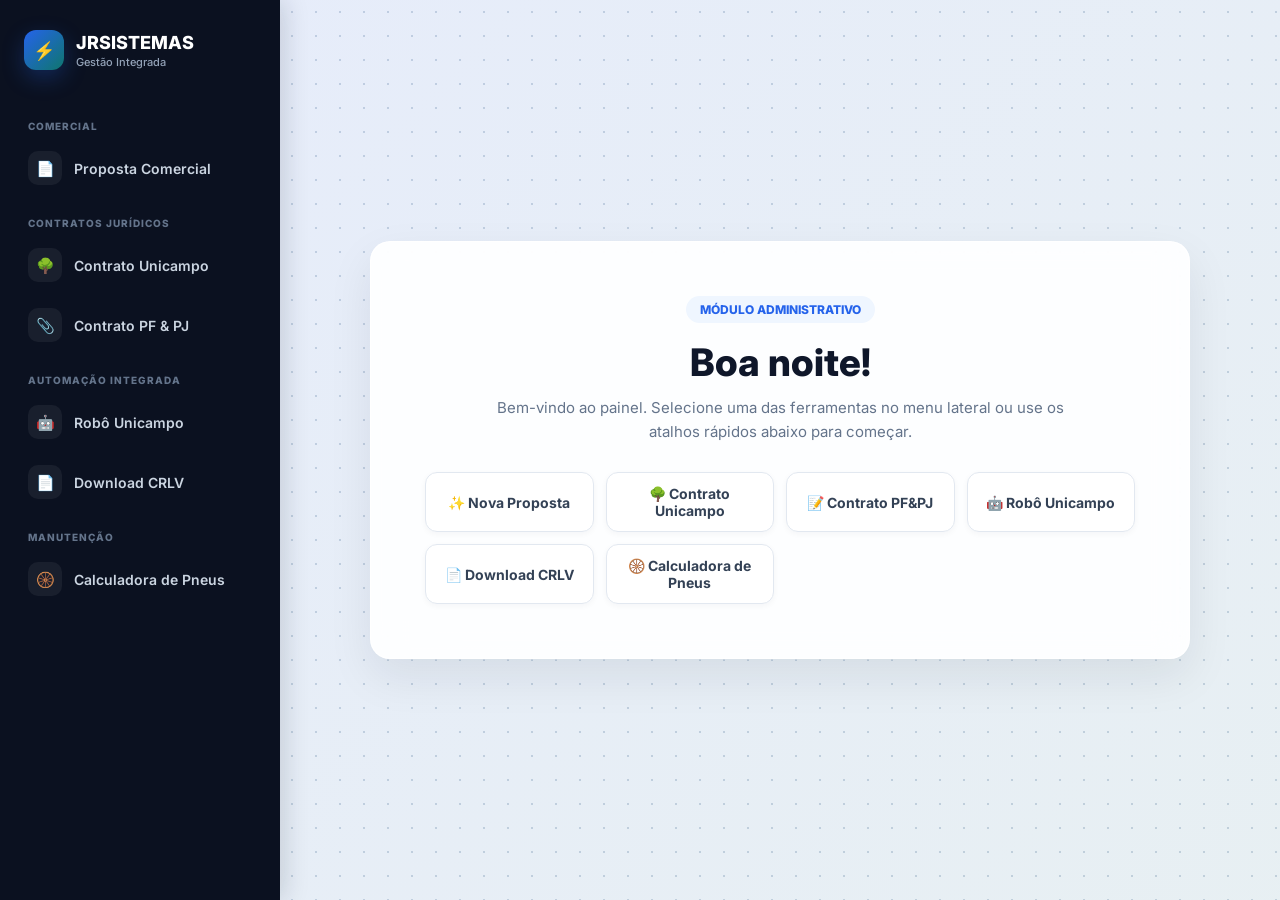
<file: index.html>
<!DOCTYPE html>
<html lang="pt-BR">
<head>
    <meta charset="UTF-8">
    <meta name="viewport" content="width=device-width, initial-scale=1.0">
    <title>JRSISTEMAS</title>
    <link href="https://fonts.googleapis.com/css2?family=Inter:wght@300;400;500;600;700;800&display=swap" rel="stylesheet">
    <link rel="stylesheet" href="./src/css/app.css">
</head>
<body>

    <div class="mobile-topbar">
        <button type="button" class="menu-toggle" id="menuToggle" aria-label="Abrir menu" aria-expanded="false">
            <span></span>
            <span></span>
            <span></span>
        </button>
        <strong>JRSISTEMAS</strong>
    </div>
    <div class="sidebar-backdrop" id="sidebarBackdrop"></div>

    <aside>
        <div class="brand">
            <div class="brand-icon">⚡</div>
            <div class="brand-text">
                <h1>JRSISTEMAS</h1>
                <p>Gestão Integrada</p>
            </div>
        </div>

        <nav>
            <div class="menu-label">Comercial</div>
            <button type="button" data-app="proposta">
                <div class="icon-box">📄</div> Proposta Comercial
            </button>

            <div class="menu-label">Contratos Jurídicos</div>
            <button type="button" data-app="contrato">
                <div class="icon-box">🌳</div> Contrato Unicampo
            </button>
            <button type="button" data-app="anexo">
                <div class="icon-box">📎</div> Contrato PF & PJ
            </button>
            <div class="menu-label">Automação Integrada</div>
            <button type="button" data-app="robo">
                <div class="icon-box">🤖</div> Robô Unicampo
            </button>
            <button type="button" data-app="crlv">
                <div class="icon-box">📄</div> Download CRLV
            </button>

            <div class="menu-label">Manutenção</div>
            <button type="button" data-app="pneus">
                <div class="icon-box">🛞</div> Calculadora de Pneus
            </button>
        </nav>
    </aside>

    <main>
        <div id="welcomeScreen" class="welcome">
            <div class="welcome-content">
                <div class="welcome-badge">Módulo Administrativo</div>
                <h2 id="greeting">Olá!</h2>
                <p>Bem-vindo ao painel. Selecione uma das ferramentas no menu lateral ou use os atalhos rápidos abaixo para começar.</p>
                
                <div class="quick-actions">
                    <button type="button" class="btn-action" data-quick-app="proposta">
                        ✨ Nova Proposta
                    </button>
                    <button type="button" class="btn-action" data-quick-app="contrato">
                        🌳 Contrato Unicampo
                    </button>
                    <button type="button" class="btn-action" data-quick-app="anexo">
                        📝 Contrato PF&PJ
                    </button>
                    <button type="button" class="btn-action" data-quick-app="robo">
                        🤖 Robô Unicampo
                    </button>
                    <button type="button" class="btn-action" data-quick-app="crlv">
                        📄 Download CRLV
                    </button>
                    <button type="button" class="btn-action" data-quick-app="pneus">
                        🛞 Calculadora de Pneus
                    </button>
                </div>
            </div>
        </div>

        <div id="loader" class="loader-overlay">
            <div class="spinner"></div>
            <p>Processando módulo...</p>
        </div>
        
        <iframe id="appFrame" name="appFrame" title="Módulo administrativo"></iframe>
    </main>
    <script src="./src/js/app.js" defer></script>
</body>
</html>
</file>
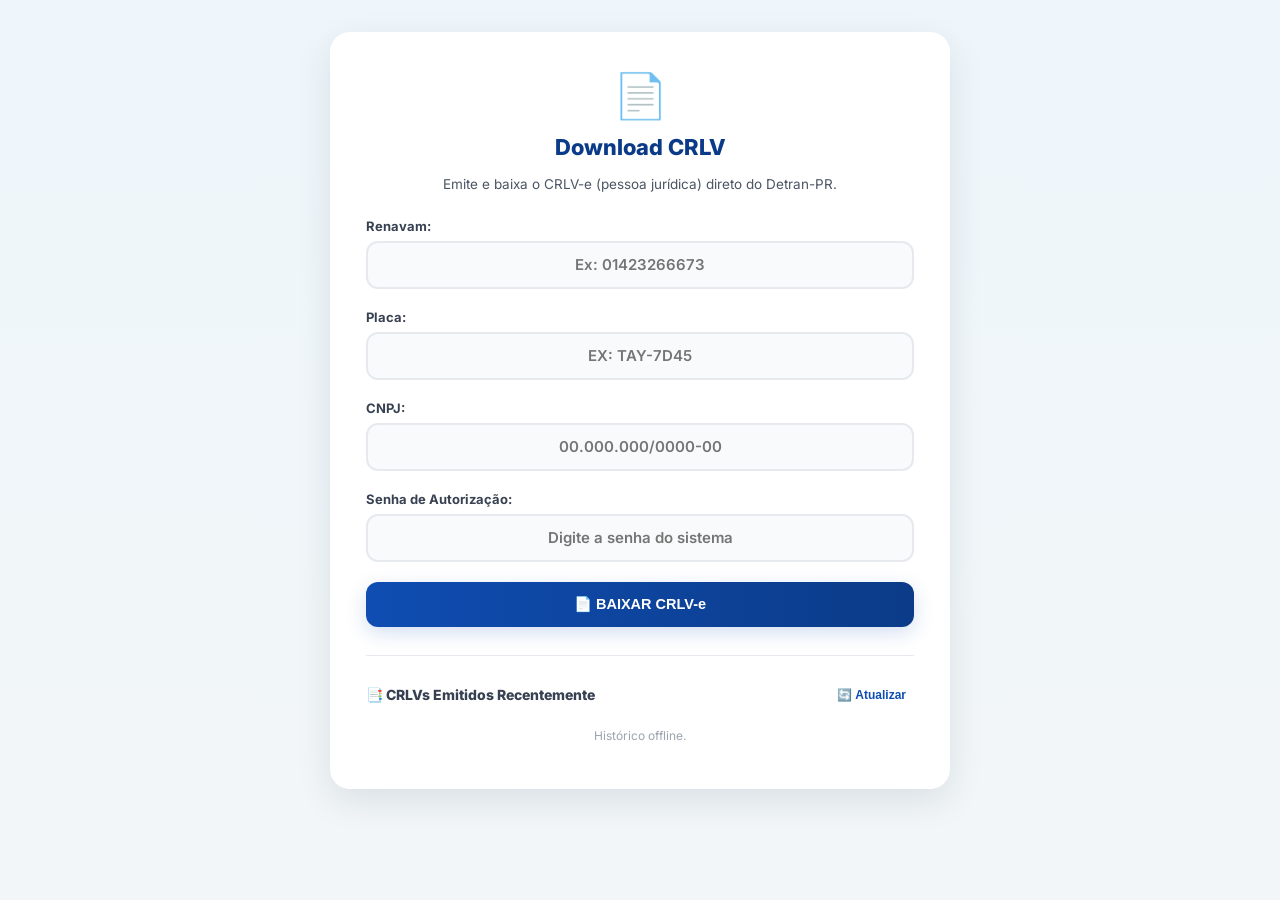
<file: src/modules/crlv.html>
<!DOCTYPE html>
<html lang="pt-BR">
<head>
    <meta charset="utf-8" />
    <title>Download CRLV</title>
    <link href="https://fonts.googleapis.com/css2?family=Inter:wght@300;400;500;600;700;800&display=swap" rel="stylesheet">
    <link rel="stylesheet" href="../css/modules/robo.css">
</head>
<body>
    <div class="wrap">
        <div class="panel">
            <div class="icon-header">📄</div>
            <h1>Download CRLV</h1>
            <p class="desc">Emite e baixa o CRLV-e (pessoa jurídica) direto do Detran-PR.</p>

            <div class="input-group">
                <label>Renavam:</label>
                <input type="text" id="crlv_renavam" placeholder="Ex: 01423266673" inputmode="numeric">
            </div>

            <div class="input-group">
                <label>Placa:</label>
                <input type="text" id="crlv_placa" placeholder="Ex: TAY-7D45" style="text-transform: uppercase;">
            </div>

            <div class="input-group">
                <label>CNPJ:</label>
                <input type="text" id="crlv_cnpj" placeholder="00.000.000/0000-00">
            </div>

            <div class="input-group">
                <label>Senha de Autorização:</label>
                <input type="password" id="senha_master" placeholder="Digite a senha do sistema">
            </div>

            <button class="btnPrimary" id="btnCrlv" onclick="gerarCrlv()">📄 BAIXAR CRLV-e</button>

            <!-- Barra de Progresso da Emissão CRLV -->
            <div id="progress_crlv" class="progress-box">
                <div class="progress-header">
                    <span>Emissão no Detran-PR</span>
                    <span id="progress_crlv_pct" class="progress-pct">0%</span>
                </div>
                <div class="progress-bar-bg">
                    <div id="progress_crlv_fill" class="progress-bar-fill"></div>
                </div>
                <div id="progress_crlv_msg" class="progress-msg">Conectando ao Detran-PR...</div>
            </div>

            <div id="status_crlv" class="status-card"></div>

            <hr>

            <!-- SEÇÃO DE CRLVs JÁ BAIXADOS / EMITIDOS -->
            <div class="history-section">
                <div class="history-header">
                    <h3 class="history-title">📑 CRLVs Emitidos Recentemente</h3>
                    <button type="button" class="btn-refresh" onclick="carregarHistoricoCrlv()">🔄 Atualizar</button>
                </div>
                <div id="history_crlv_list" class="history-list">
                    <div style="text-align:center; padding:15px; color:#9ca3af; font-size:12px;">Carregando...</div>
                </div>
            </div>

        </div>
    </div>

    <script src="../js/config.js" defer></script>
    <script src="../js/modules/crlv.js" defer></script>
</body>
</html>
</file>
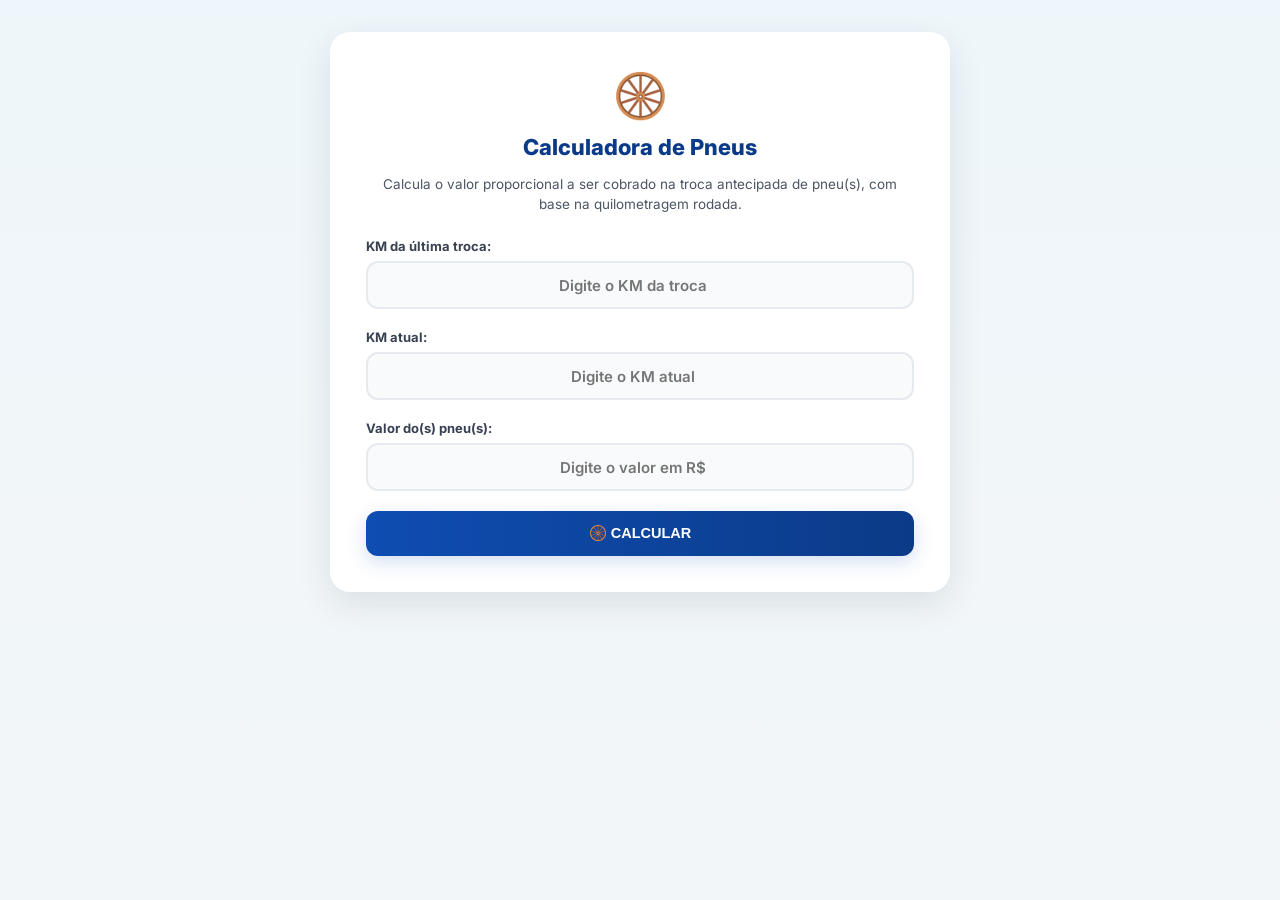
<file: src/modules/pneus.html>
<!DOCTYPE html>
<html lang="pt-BR">
<head>
    <meta charset="utf-8" />
    <meta name="viewport" content="width=device-width, initial-scale=1.0">
    <title>Calculadora de Pneus</title>
    <link href="https://fonts.googleapis.com/css2?family=Inter:wght@300;400;500;600;700;800&display=swap" rel="stylesheet">
    <link rel="stylesheet" href="../css/modules/robo.css">
    <style>
        .result-value {
            font-size: 20px;
            font-weight: 800;
            color: var(--accent-700);
        }
    </style>
</head>
<body>
    <div class="wrap">
        <div class="panel">
            <div class="icon-header">🛞</div>
            <h1>Calculadora de Pneus</h1>
            <p class="desc">Calcula o valor proporcional a ser cobrado na troca antecipada de pneu(s), com base na quilometragem rodada.</p>

            <div class="input-group">
                <label>KM da última troca:</label>
                <input type="number" id="pneu_kmi" placeholder="Digite o KM da troca">
            </div>

            <div class="input-group">
                <label>KM atual:</label>
                <input type="number" id="pneu_kma" placeholder="Digite o KM atual">
            </div>

            <div class="input-group">
                <label>Valor do(s) pneu(s):</label>
                <input type="number" id="pneu_valor" placeholder="Digite o valor em R$">
            </div>

            <button class="btnPrimary" id="btnPneu" onclick="calcularPneu()">🛞 CALCULAR</button>
            <div id="status_pneu" class="status-card"></div>
        </div>
    </div>

    <script src="../js/modules/pneus.js" defer></script>
</body>
</html>
</file>
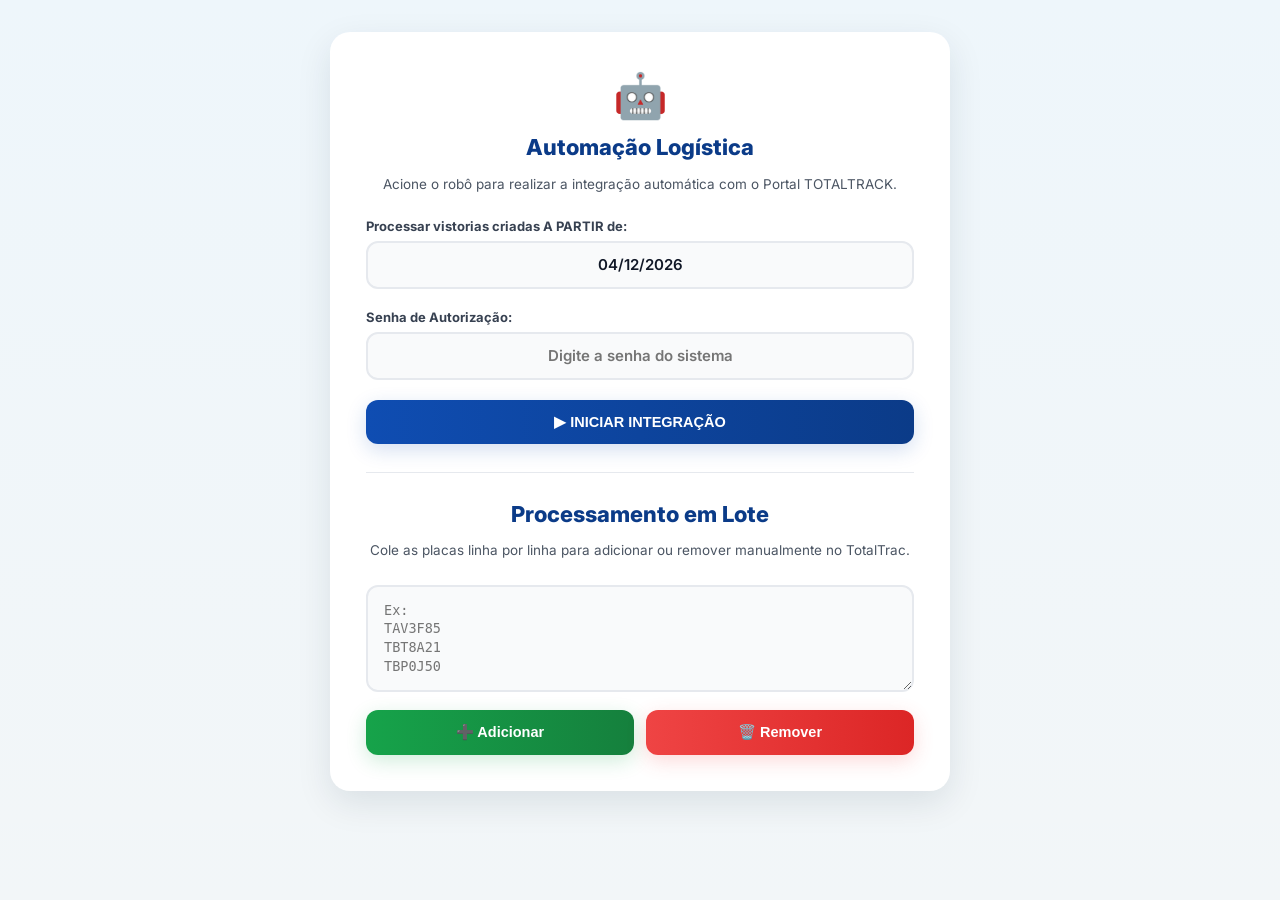
<file: src/modules/robo.html>
<!DOCTYPE html>
<html lang="pt-BR">
<head>
    <meta charset="utf-8" />
    <title>Robô Unicampo</title>
    <link href="https://fonts.googleapis.com/css2?family=Inter:wght@300;400;500;600;700;800&display=swap" rel="stylesheet">
    <link rel="stylesheet" href="../css/modules/robo.css">
</head>
<body>
    <div class="wrap">
        <div class="panel">
            <div class="icon-header">🤖</div>
            <h1>Automação Logística</h1>
            <p class="desc">Acione o robô para realizar a integração automática com o Portal TOTALTRACK.</p>
            
            <div class="input-group">
                <label>Processar vistorias criadas A PARTIR de:</label>
                <input type="text" id="data_corte" placeholder="DD/MM/AAAA" maxlength="10">
            </div>

            <div class="input-group">
                <label>Senha de Autorização:</label>
                <input type="password" id="senha_master" placeholder="Digite a senha do sistema">
            </div>
            
            <button class="btnPrimary" id="btnIniciar" onclick="chamarRobo()">▶ INICIAR INTEGRAÇÃO</button>
            
            <!-- Barra de Progresso do Robô Automático -->
            <div id="progress_auto" class="progress-box">
                <div class="progress-header">
                    <span>Sincronizando com VEX & TotalTrac</span>
                    <span id="progress_auto_pct" class="progress-pct">0%</span>
                </div>
                <div class="progress-bar-bg">
                    <div id="progress_auto_fill" class="progress-bar-fill"></div>
                </div>
                <div id="progress_auto_msg" class="progress-msg">Conectando...</div>
            </div>

            <div id="status_msg" class="status-card"></div>

            <hr>

            <!-- SESSÃO: LOTE MANUAL -->
            <h1>Processamento em Lote</h1>
            <p class="desc">Cole as placas linha por linha para adicionar ou remover manualmente no TotalTrac.</p>
            
            <textarea id="listaPlacas" rows="4" placeholder="Ex:&#10;TAV3F85&#10;TBT8A21&#10;TBP0J50"></textarea>

            <div class="row-buttons">
                <button class="btnPrimary btnSuccess" id="btnLoteAdd" onclick="enviarLote('adicionar')">➕ Adicionar</button>
                <button class="btnPrimary btnDanger" id="btnLoteRem" onclick="enviarLote('remover')">🗑️ Remover</button>
            </div>
            
            <!-- Barra de Progresso do Lote Manual -->
            <div id="progress_lote" class="progress-box">
                <div class="progress-header">
                    <span>Processando Placas no TotalTrac</span>
                    <span id="progress_lote_pct" class="progress-pct">0%</span>
                </div>
                <div class="progress-bar-bg">
                    <div id="progress_lote_fill" class="progress-bar-fill"></div>
                </div>
                <div id="progress_lote_msg" class="progress-msg">Aguardando...</div>
            </div>

            <div id="statusLote" class="status-card"></div>

        </div>
    </div>

    <script src="../js/config.js" defer></script>
    <script src="../js/modules/robo.js" defer></script>
</body>
</html>
</file>
<file: src/css/app.css>
/* Tema principal */
:root {
    --sidebar-bg: #0b1120;
    --sidebar-hover: #1e293b;
    --primary: #2563eb;
    --primary-soft: #eff6ff;
    --primary-glow: rgba(37, 99, 235, 0.28);
    --primary-gradient: linear-gradient(135deg, #2563eb 0%, #0f766e 100%);
    --text-main: #0f172a;
    --text-muted: #64748b;
    --app-bg: #f5f7fb;
    --border-light: rgba(15, 23, 42, 0.08);
    --shadow: 0 18px 45px rgba(15, 23, 42, 0.08);
    --topbar-height: 60px;
}

* {
    box-sizing: border-box;
    margin: 0;
    padding: 0;
}

html,
body {
    width: 100%;
    min-width: 320px;
    height: 100%;
}

body {
    font-family: 'Inter', sans-serif;
    background-color: var(--app-bg);
    display: flex;
    overflow: hidden;
    color: var(--text-main);
    -webkit-font-smoothing: antialiased;
}

button {
    font-family: inherit;
}

.mobile-topbar {
    display: none;
}

.sidebar-backdrop {
    display: none;
}

aside {
    width: 280px;
    min-width: 280px;
    height: 100vh;
    background-color: var(--sidebar-bg);
    color: #ffffff;
    display: flex;
    flex-direction: column;
    z-index: 30;
    position: relative;
    box-shadow: 4px 0 24px rgba(15, 23, 42, 0.16);
}

.brand {
    padding: 30px 24px 18px;
    display: flex;
    align-items: center;
    gap: 12px;
}

.brand-icon {
    width: 40px;
    height: 40px;
    background: var(--primary-gradient);
    border-radius: 12px;
    display: flex;
    align-items: center;
    justify-content: center;
    font-size: 18px;
    box-shadow: 0 8px 22px var(--primary-glow);
}

.brand-text h1 {
    font-size: 18px;
    font-weight: 800;
    color: #ffffff;
}

.brand-text p {
    font-size: 11px;
    color: #94a3b8;
    font-weight: 500;
    margin-top: 2px;
}

nav {
    padding: 16px;
    flex-grow: 1;
    overflow-y: auto;
}

nav::-webkit-scrollbar {
    width: 0;
}

.menu-label {
    padding: 16px 12px 9px;
    font-size: 10px;
    text-transform: uppercase;
    color: #64748b;
    font-weight: 800;
    letter-spacing: 1px;
}

nav button {
    background: transparent;
    border: none;
    width: 100%;
    min-height: 48px;
    padding: 10px 12px;
    margin-bottom: 6px;
    color: #cbd5e1;
    text-align: left;
    cursor: pointer;
    font-size: 14px;
    font-weight: 600;
    border-radius: 12px;
    transition: background-color 0.2s ease, color 0.2s ease, transform 0.2s ease;
    display: flex;
    align-items: center;
    gap: 12px;
    outline: none;
}

.icon-box {
    width: 34px;
    height: 34px;
    min-width: 34px;
    border-radius: 10px;
    background: rgba(255, 255, 255, 0.06);
    display: flex;
    align-items: center;
    justify-content: center;
    font-size: 15px;
}

nav button:hover,
nav button:focus-visible {
    background-color: var(--sidebar-hover);
    color: #ffffff;
}

nav button.active {
    background: rgba(37, 99, 235, 0.15);
    color: #93c5fd;
}

nav button.active .icon-box {
    background: var(--primary-gradient);
    box-shadow: 0 6px 16px var(--primary-glow);
    color: #ffffff;
}

main {
    flex: 1;
    min-width: 0;
    background-color: var(--app-bg);
    position: relative;
    display: flex;
    flex-direction: column;
    height: 100vh;
}

iframe {
    flex: 1;
    width: 100%;
    min-width: 0;
    height: 100%;
    border: none;
    display: none;
    background: white;
    opacity: 0;
    transition: opacity 0.25s ease;
}

iframe.loaded {
    opacity: 1;
}

.welcome {
    position: absolute;
    inset: 0;
    display: flex;
    justify-content: center;
    align-items: center;
    padding: clamp(18px, 4vw, 48px);
    background:
        linear-gradient(135deg, rgba(37, 99, 235, 0.07), rgba(15, 118, 110, 0.06)),
        radial-gradient(#cbd5e1 1px, transparent 1px);
    background-size: auto, 24px 24px;
    z-index: 5;
    overflow-y: auto;
}

.welcome-content {
    background: rgba(255, 255, 255, 0.92);
    backdrop-filter: blur(16px);
    padding: clamp(24px, 5vw, 54px);
    border-radius: 20px;
    box-shadow: var(--shadow);
    border: 1px solid rgba(255, 255, 255, 0.9);
    text-align: center;
    max-width: 820px;
    width: min(100%, 820px);
    animation: floatUp 0.5s ease forwards;
}

.welcome-badge {
    display: inline-block;
    padding: 6px 14px;
    background: var(--primary-soft);
    color: var(--primary);
    font-size: 12px;
    font-weight: 800;
    border-radius: 999px;
    margin-bottom: 18px;
    text-transform: uppercase;
}

.welcome h2 {
    margin: 0 0 12px;
    color: var(--text-main);
    font-size: clamp(26px, 4vw, 38px);
    font-weight: 800;
    line-height: 1.15;
}

.welcome p {
    color: var(--text-muted);
    font-size: 15px;
    line-height: 1.6;
    margin: 0 auto 28px;
    max-width: 620px;
}

.quick-actions {
    display: grid;
    grid-template-columns: repeat(auto-fit, minmax(160px, 1fr));
    gap: 12px;
}

.btn-action {
    background: #ffffff;
    border: 1px solid #e2e8f0;
    min-height: 50px;
    padding: 12px 14px;
    border-radius: 12px;
    font-size: 14px;
    font-weight: 700;
    color: #334155;
    cursor: pointer;
    box-shadow: 0 2px 6px rgba(15, 23, 42, 0.04);
    transition: border-color 0.2s ease, transform 0.2s ease, box-shadow 0.2s ease;
    display: flex;
    align-items: center;
    justify-content: center;
    gap: 8px;
    text-align: center;
}

.btn-action:hover,
.btn-action:focus-visible {
    border-color: #93c5fd;
    transform: translateY(-2px);
    box-shadow: 0 10px 20px rgba(15, 23, 42, 0.08);
}

.loader-overlay {
    display: none;
    position: absolute;
    inset: 0;
    background: rgba(248, 250, 252, 0.75);
    backdrop-filter: blur(8px);
    z-index: 20;
    justify-content: center;
    align-items: center;
    flex-direction: column;
    gap: 16px;
}

.spinner {
    width: 46px;
    height: 46px;
    border: 4px solid #dbeafe;
    border-top-color: var(--primary);
    border-radius: 50%;
    animation: spin 0.9s linear infinite;
}

.loader-overlay p {
    font-size: 14px;
    font-weight: 700;
    color: #475569;
}

@keyframes floatUp {
    from { opacity: 0; transform: translateY(14px); }
    to { opacity: 1; transform: translateY(0); }
}

@keyframes spin {
    to { transform: rotate(360deg); }
}

@media (max-width: 900px) {
    body {
        display: block;
    }

    .mobile-topbar {
        position: fixed;
        inset: 0 0 auto 0;
        height: var(--topbar-height);
        display: flex;
        align-items: center;
        gap: 14px;
        padding: 0 16px;
        background: rgba(255, 255, 255, 0.94);
        border-bottom: 1px solid var(--border-light);
        box-shadow: 0 8px 24px rgba(15, 23, 42, 0.06);
        backdrop-filter: blur(12px);
        z-index: 40;
    }

    .mobile-topbar strong {
        font-size: 15px;
        color: var(--text-main);
    }

    .menu-toggle {
        width: 44px;
        height: 44px;
        border: 1px solid #e2e8f0;
        border-radius: 12px;
        background: #ffffff;
        display: inline-flex;
        flex-direction: column;
        justify-content: center;
        align-items: center;
        gap: 5px;
        cursor: pointer;
    }

    .menu-toggle span {
        width: 18px;
        height: 2px;
        border-radius: 999px;
        background: #0f172a;
    }

    aside {
        position: fixed;
        inset: var(--topbar-height) auto 0 0;
        height: calc(100vh - var(--topbar-height));
        width: min(86vw, 300px);
        min-width: 0;
        transform: translateX(-105%);
        transition: transform 0.25s ease;
    }

    .menu-open aside {
        transform: translateX(0);
    }

    .sidebar-backdrop {
        position: fixed;
        inset: var(--topbar-height) 0 0 0;
        display: block;
        background: rgba(15, 23, 42, 0.45);
        opacity: 0;
        pointer-events: none;
        transition: opacity 0.2s ease;
        z-index: 25;
    }

    .menu-open .sidebar-backdrop {
        opacity: 1;
        pointer-events: auto;
    }

    main {
        height: 100vh;
        padding-top: var(--topbar-height);
    }

    .welcome {
        padding: 18px;
    }

    .welcome-content {
        border-radius: 16px;
    }
}

@media (max-width: 560px) {
    .quick-actions {
        grid-template-columns: 1fr;
    }

    .btn-action {
        justify-content: flex-start;
        text-align: left;
    }
}
</file>
<file: src/css/modules/robo.css>
:root {
    --bg: #f2f6f8;
    --accent: #0f4db2;
    --accent-700: #0b3b88;
    --accent-50: #eff6ff;
    --success: #16a34a;
    --success-50: #f0fdf4;
    --danger: #ef4444;
    --danger-50: #fef2f2;
    --warning: #f59e0b;
    --gray-50: #f9fafb;
    --gray-100: #f3f4f6;
    --gray-200: #e5e7eb;
    --gray-400: #9ca3af;
    --gray-600: #4b5563;
    --gray-700: #374151;
    --gray-900: #111827;
}

html, body {
    min-height: 100%;
    margin: 0;
    font-family: 'Inter', sans-serif;
    background: linear-gradient(180deg, #eef6fb, var(--bg));
    color: var(--gray-900);
}

.wrap {
    min-height: 100%;
    display: flex;
    align-items: center;
    justify-content: center;
    padding: 32px 16px;
    box-sizing: border-box;
}

.panel {
    width: 100%;
    max-width: 620px;
    background: #fff;
    border-radius: 20px;
    box-shadow: 0 12px 35px rgba(12, 38, 63, 0.1);
    padding: 36px;
    text-align: center;
    box-sizing: border-box;
}

.icon-header {
    font-size: 44px;
    margin-bottom: 12px;
}

h1 {
    font-size: 22px;
    margin: 0 0 6px 0;
    color: var(--accent-700);
    font-weight: 800;
}

p.desc {
    color: var(--gray-600);
    font-size: 13.5px;
    margin-bottom: 24px;
    line-height: 1.5;
}

.input-group {
    text-align: left;
    margin-bottom: 20px;
}

label {
    display: block;
    font-size: 13px;
    font-weight: 700;
    color: var(--gray-700);
    margin-bottom: 7px;
}

input, textarea {
    width: 100%;
    padding: 0 16px;
    border-radius: 12px;
    border: 2px solid #e6e9ee;
    background: var(--gray-50);
    font-size: 15px;
    font-weight: 600;
    color: var(--gray-900);
    box-sizing: border-box;
    transition: all 0.2s ease;
    font-family: 'Inter', sans-serif;
}

input {
    height: 48px;
    text-align: center;
}

textarea {
    padding: 14px 16px;
    resize: vertical;
    font-family: ui-monospace, SFMono-Regular, Menlo, Monaco, Consolas, monospace;
    font-size: 13.5px;
    font-weight: 500;
    line-height: 1.4;
}

input:focus, textarea:focus {
    border-color: var(--accent);
    background: #fff;
    outline: none;
    box-shadow: 0 0 0 4px rgba(15, 77, 178, 0.12);
}

.btnPrimary {
    width: 100%;
    background: linear-gradient(90deg, var(--accent), var(--accent-700));
    color: #fff;
    padding: 14px;
    border-radius: 12px;
    border: 0;
    font-weight: 700;
    font-size: 14.5px;
    cursor: pointer;
    box-shadow: 0 6px 20px rgba(15, 77, 178, 0.18);
    transition: all 0.2s ease;
}

.btnPrimary:hover {
    transform: translateY(-2px);
    box-shadow: 0 8px 24px rgba(15, 77, 178, 0.25);
}

.btnPrimary:disabled {
    opacity: 0.7;
    cursor: not-allowed;
    transform: none;
    box-shadow: none;
}

.row-buttons {
    display: flex;
    gap: 12px;
    margin-top: 14px;
}

.btnSuccess {
    background: linear-gradient(90deg, #16a34a, #15803d);
    box-shadow: 0 6px 20px rgba(22, 163, 74, 0.2);
}
.btnSuccess:hover {
    box-shadow: 0 8px 24px rgba(22, 163, 74, 0.28);
}

.btnDanger {
    background: linear-gradient(90deg, #ef4444, #dc2626);
    box-shadow: 0 6px 20px rgba(239, 68, 68, 0.2);
}
.btnDanger:hover {
    box-shadow: 0 8px 24px rgba(239, 68, 68, 0.28);
}

.status-card {
    margin-top: 20px;
    padding: 14px 18px;
    border-radius: 12px;
    font-size: 13px;
    font-weight: 600;
    line-height: 1.5;
    display: none;
    text-align: left;
}

.status-card.info {
    display: block;
    background: var(--accent-50);
    color: #1e3a8a;
    border: 1px solid #bfdbfe;
}

.status-card.success {
    display: block;
    background: var(--success-50);
    color: #166534;
    border: 1px solid #bbf7d0;
}

.status-card.error {
    display: block;
    background: var(--danger-50);
    color: #991b1b;
    border: 1px solid #fecaca;
}

/* ── BARRA DE PROGRESSO DINÂMICA ── */
.progress-box {
    margin-top: 16px;
    display: none;
    text-align: left;
    background: var(--gray-50);
    border: 1px solid var(--gray-200);
    border-radius: 12px;
    padding: 14px;
}

.progress-header {
    display: flex;
    justify-content: space-between;
    align-items: center;
    font-size: 12.5px;
    font-weight: 700;
    color: var(--gray-700);
    margin-bottom: 8px;
}

.progress-pct {
    color: var(--accent);
    font-size: 13px;
}

.progress-bar-bg {
    width: 100%;
    height: 8px;
    background: #e2e8f0;
    border-radius: 999px;
    overflow: hidden;
    margin-bottom: 8px;
}

.progress-bar-fill {
    height: 100%;
    width: 0%;
    background: linear-gradient(90deg, var(--accent), #38bdf8);
    border-radius: 999px;
    transition: width 0.35s ease;
}

.progress-msg {
    font-size: 12px;
    color: var(--gray-600);
    white-space: nowrap;
    overflow: hidden;
    text-overflow: ellipsis;
}

/* ── CONSOLE DE LOGS ── */
.console-box {
    margin-top: 14px;
    border: 1px solid #334155;
    border-radius: 10px;
    background: #0f172a;
    color: #e2e8f0;
    text-align: left;
    display: none;
    overflow: hidden;
}

.console-header {
    display: flex;
    justify-content: space-between;
    align-items: center;
    padding: 8px 12px;
    background: #1e293b;
    font-size: 11.5px;
    font-weight: 600;
    color: #94a3b8;
    cursor: pointer;
    user-select: none;
}

.console-body {
    max-height: 140px;
    overflow-y: auto;
    padding: 10px 12px;
    font-family: ui-monospace, SFMono-Regular, Menlo, Monaco, Consolas, monospace;
    font-size: 11.5px;
    line-height: 1.5;
}

.console-line {
    margin-bottom: 3px;
    word-break: break-all;
}

.console-line.success { color: #4ade80; }
.console-line.error { color: #f87171; }
.console-line.info { color: #60a5fa; }

/* ── SEÇÃO DE HISTÓRICO RECENTE ── */
.history-section {
    margin-top: 28px;
    text-align: left;
}

.history-header {
    display: flex;
    justify-content: space-between;
    align-items: center;
    margin-bottom: 12px;
}

.history-title {
    font-size: 14px;
    font-weight: 800;
    color: var(--gray-700);
    margin: 0;
}

.btn-refresh {
    background: none;
    border: 0;
    color: var(--accent);
    font-size: 12px;
    font-weight: 600;
    cursor: pointer;
    padding: 4px 8px;
    border-radius: 6px;
    transition: 0.15s;
}

.btn-refresh:hover {
    background: var(--accent-50);
}

.history-list {
    display: flex;
    flex-direction: column;
    gap: 8px;
    max-height: 220px;
    overflow-y: auto;
}

.history-item {
    display: flex;
    justify-content: space-between;
    align-items: center;
    background: var(--gray-50);
    border: 1px solid var(--gray-200);
    border-radius: 10px;
    padding: 10px 14px;
    font-size: 12.5px;
}

.history-meta {
    display: flex;
    flex-direction: column;
    gap: 2px;
}

.history-title-text {
    font-weight: 700;
    color: var(--gray-900);
}

.history-sub-text {
    font-size: 11.5px;
    color: var(--gray-600);
}

.history-action {
    display: flex;
    align-items: center;
    gap: 8px;
}

.badge {
    display: inline-block;
    padding: 3px 8px;
    border-radius: 999px;
    font-size: 11px;
    font-weight: 700;
    text-transform: uppercase;
}

.badge-pending { background: #fef3c7; color: #92400e; }
.badge-running { background: #dbeafe; color: #1e40af; }
.badge-completed { background: #dcfce7; color: #166534; }
.badge-failed { background: #fee2e2; color: #991b1b; }

.btn-download-mini {
    background: var(--accent);
    color: #fff;
    border: 0;
    border-radius: 6px;
    padding: 5px 10px;
    font-size: 11px;
    font-weight: 700;
    cursor: pointer;
    transition: 0.15s;
    text-decoration: none;
}

.btn-download-mini:hover {
    background: var(--accent-700);
}

hr {
    border: 0;
    height: 1px;
    background: #e6e9ee;
    margin: 28px 0;
}
</file>
